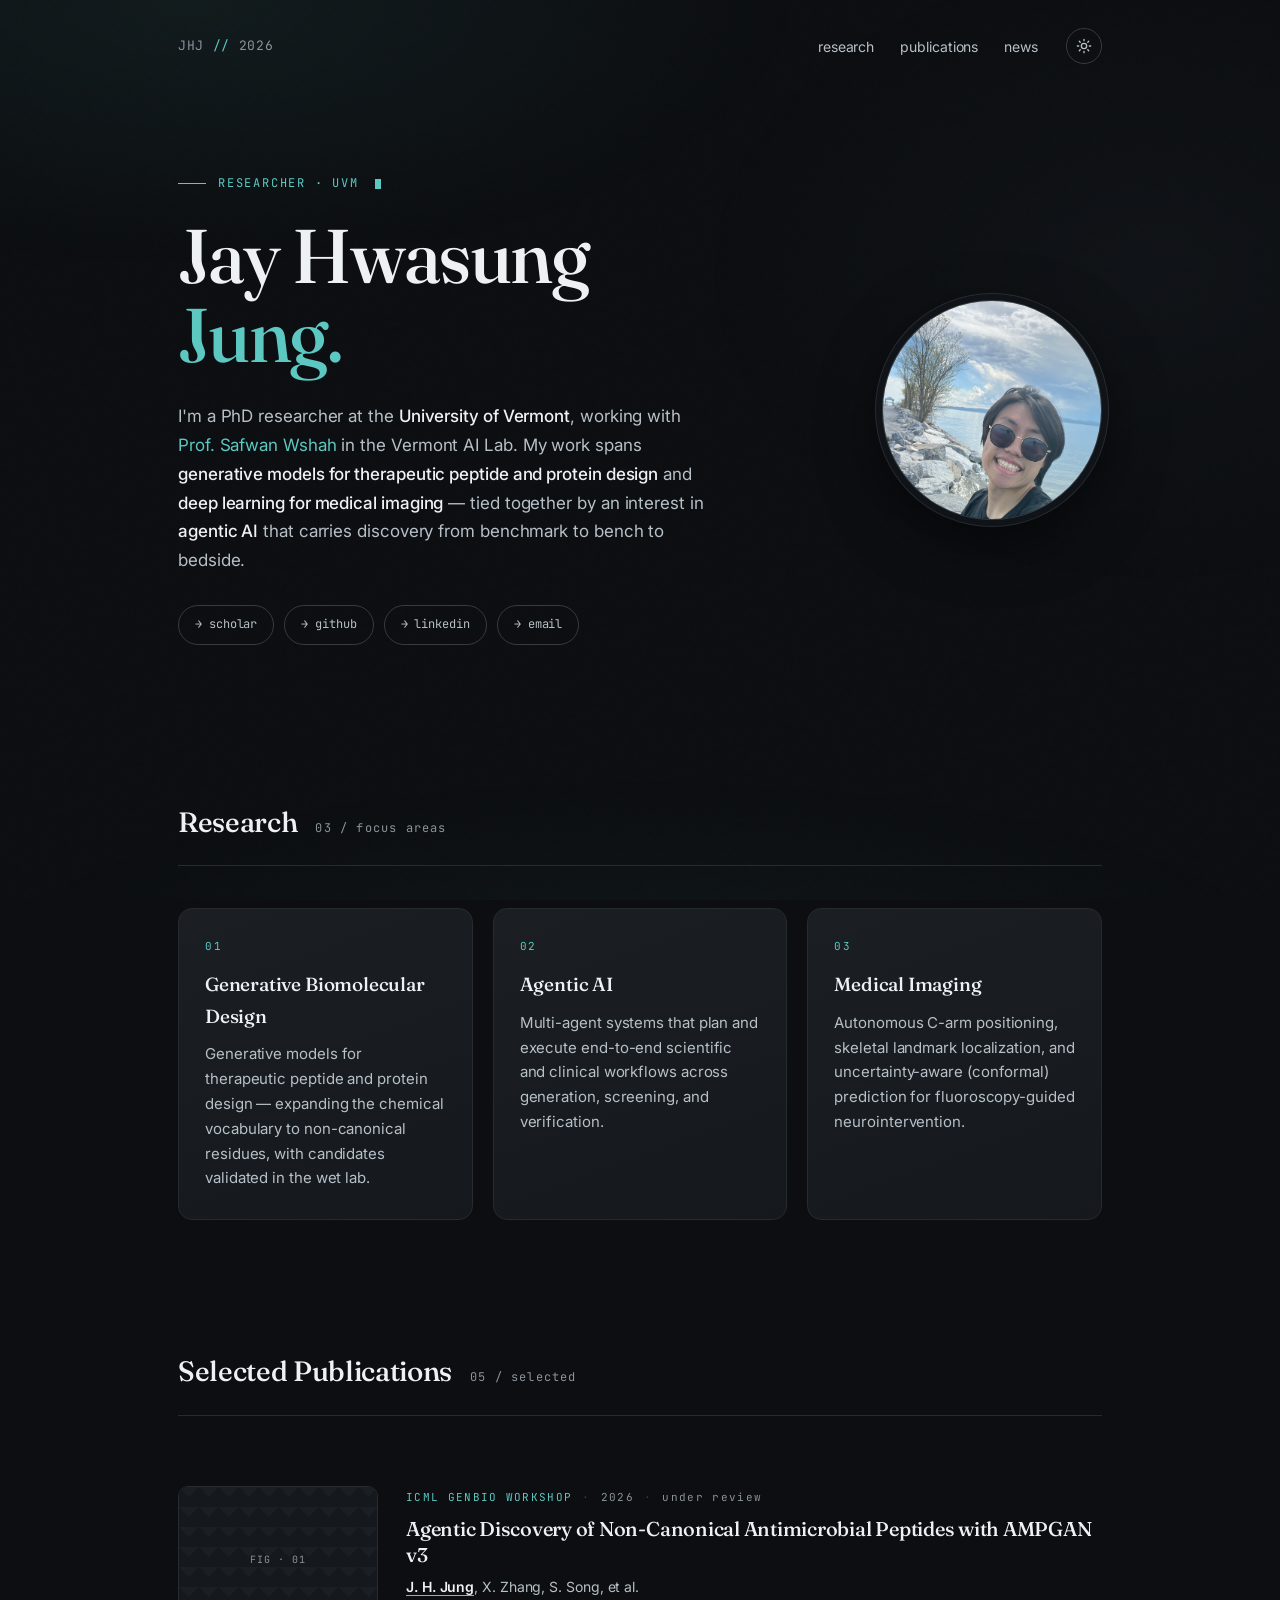
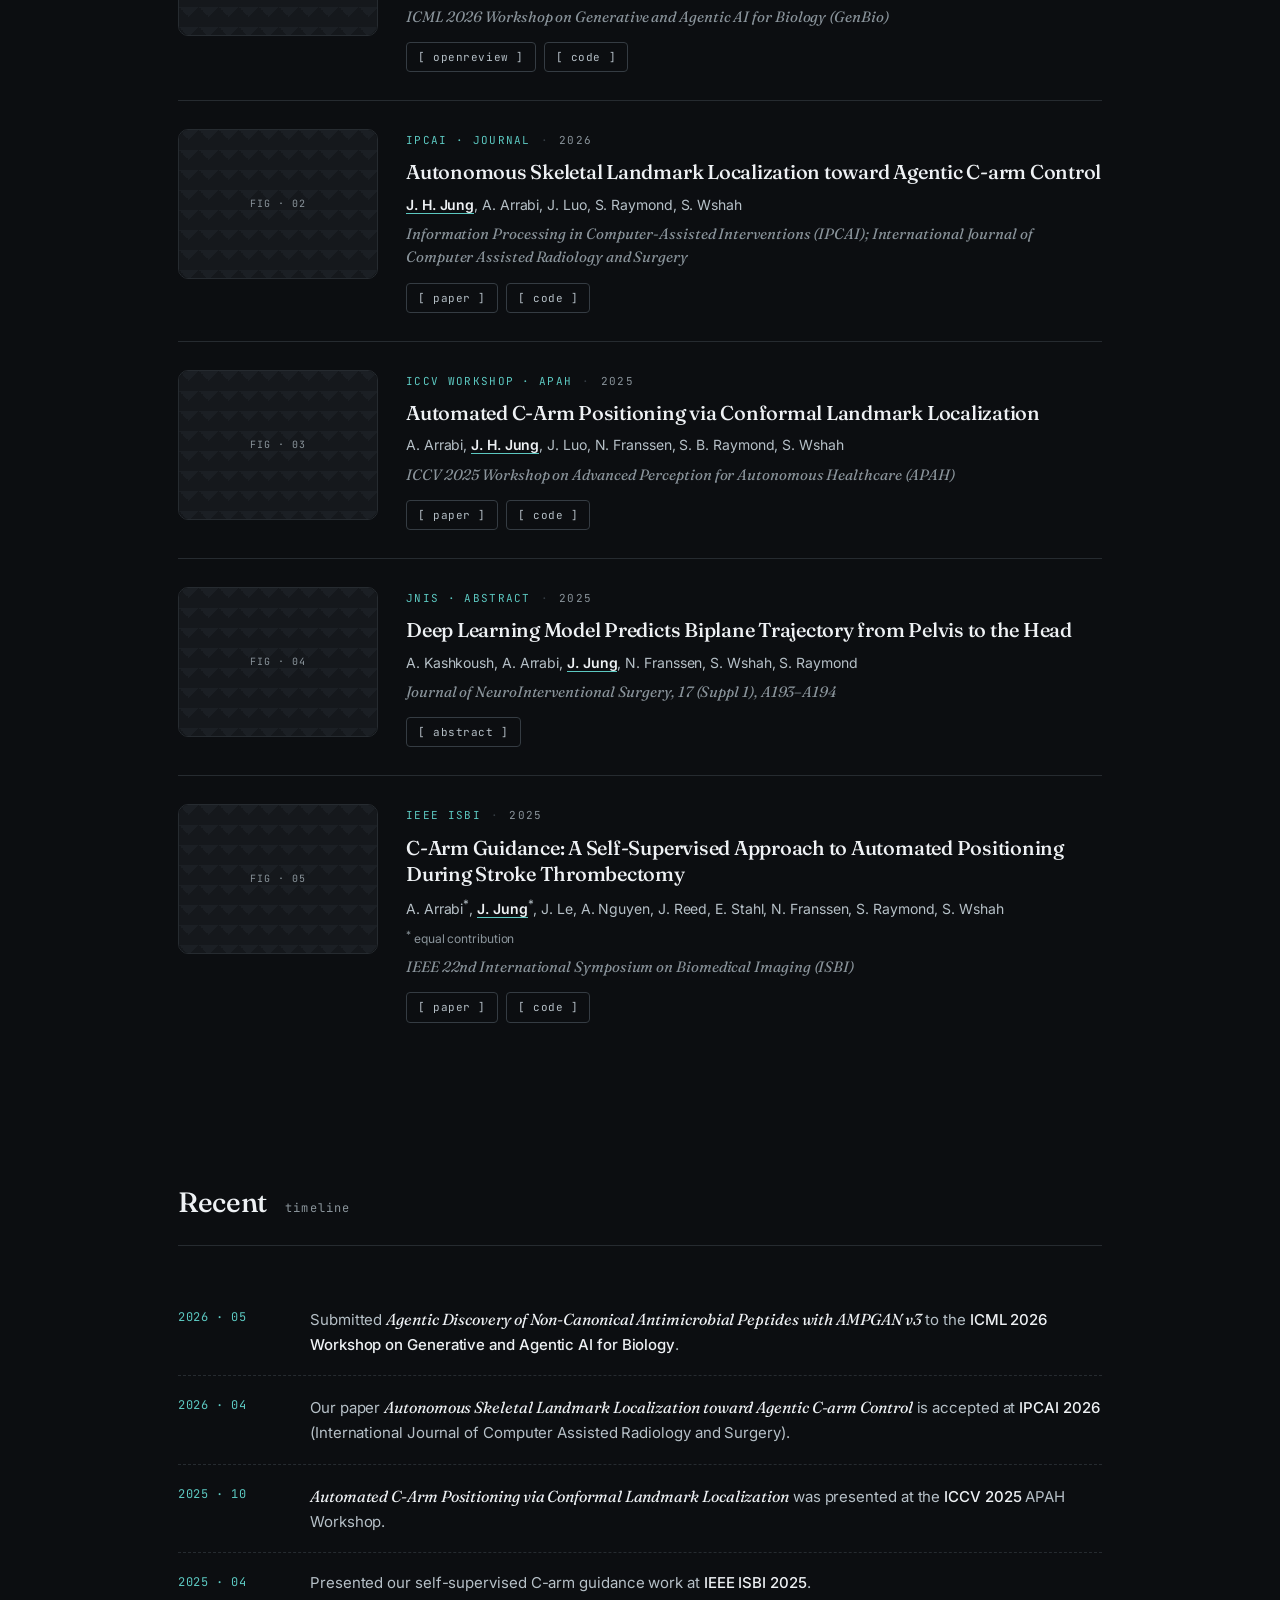
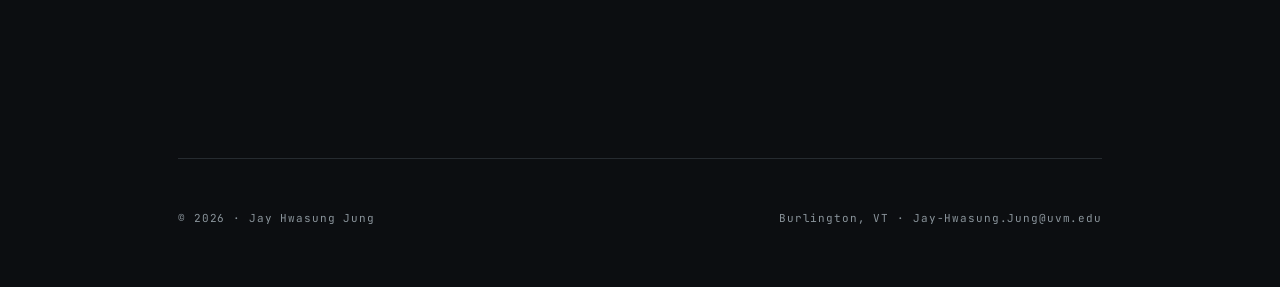
<file: index.html>
<!DOCTYPE html>
<html lang="en" data-theme="dark">
<head>
<meta charset="UTF-8" />
<meta name="viewport" content="width=device-width, initial-scale=1.0" />
<title>Jay Hwasung Jung</title>
<meta name="description" content="Jay Hwasung Jung — PhD researcher at the University of Vermont. Generative and agentic AI for therapeutic peptide design and medical imaging." />

<link rel="preconnect" href="https://fonts.googleapis.com">
<link rel="preconnect" href="https://fonts.gstatic.com" crossorigin>
<link href="https://fonts.googleapis.com/css2?family=Fraunces:ital,opsz,wght@0,9..144,400;0,9..144,500;0,9..144,600;1,9..144,400;1,9..144,500&family=Inter:wght@300;400;500;600&family=JetBrains+Mono:wght@400;500&display=swap" rel="stylesheet">

<style>
  /* ===== THEMES ===== */
  [data-theme="dark"] {
    --bg: #0c0e11;
    --bg-2: #101418;
    --surface: #15181c;
    --surface-2: #1b1f24;
    --line: #262b30;
    --line-2: #353c43;
    --text: #eef1f4;
    --text-soft: #b6c0c7;
    --text-muted: #8a949b;
    --accent: #5cc8c1;
    --accent-glow: rgba(92, 200, 193, 0.16);
    --grain-opacity: 0.05;
    --gradient-1: rgba(92, 200, 193, 0.07);
    --gradient-2: rgba(120, 150, 170, 0.04);
    --gradient-3: rgba(92, 200, 193, 0.05);
    --shadow: rgba(0, 0, 0, 0.6);
  }

  [data-theme="light"] {
    --bg: #f3f6f6;
    --bg-2: #e9eef0;
    --surface: #f9fbfb;
    --surface-2: #e6edee;
    --line: #d9e1e2;
    --line-2: #bcc8ca;
    --text: #14191c;
    --text-soft: #3c454a;
    --text-muted: #5d686d;
    --accent: #137f78;
    --accent-glow: rgba(19, 127, 120, 0.12);
    --grain-opacity: 0.025;
    --gradient-1: rgba(19, 127, 120, 0.06);
    --gradient-2: rgba(70, 110, 120, 0.03);
    --gradient-3: rgba(19, 127, 120, 0.04);
    --shadow: rgba(20, 40, 45, 0.08);
  }

  :root {
    --radius: 14px;
    --maxw: 980px;
  }

  * { box-sizing: border-box; margin: 0; padding: 0; }

  html { scroll-behavior: smooth; }

  body {
    font-family: 'Inter', -apple-system, BlinkMacSystemFont, sans-serif;
    background: var(--bg);
    color: var(--text);
    font-weight: 400;
    font-size: 16px;
    line-height: 1.65;
    letter-spacing: -0.005em;
    -webkit-font-smoothing: antialiased;
    -moz-osx-font-smoothing: grayscale;
    text-rendering: optimizeLegibility;
    overflow-x: hidden;
    min-height: 100vh;
    position: relative;
    transition: background 0.4s ease, color 0.4s ease;
  }

  body::before {
    content: '';
    position: fixed;
    inset: 0;
    background:
      radial-gradient(ellipse 80% 50% at 15% 0%, var(--gradient-1), transparent 60%),
      radial-gradient(ellipse 60% 60% at 90% 30%, var(--gradient-2), transparent 60%),
      radial-gradient(ellipse 90% 40% at 50% 110%, var(--gradient-3), transparent 60%);
    pointer-events: none;
    z-index: 0;
    transition: opacity 0.4s ease;
  }

  body::after {
    content: '';
    position: fixed;
    inset: 0;
    background-image: url("data:image/svg+xml,%3Csvg viewBox='0 0 200 200' xmlns='http://www.w3.org/2000/svg'%3E%3Cfilter id='n'%3E%3CfeTurbulence type='fractalNoise' baseFrequency='0.9' numOctaves='3' stitchTiles='stitch'/%3E%3C/filter%3E%3Crect width='100%25' height='100%25' filter='url(%23n)' opacity='0.4'/%3E%3C/svg%3E");
    opacity: var(--grain-opacity);
    pointer-events: none;
    z-index: 1;
    mix-blend-mode: overlay;
  }

  .container {
    max-width: var(--maxw);
    margin: 0 auto;
    padding: 0 28px;
    position: relative;
    z-index: 2;
  }

  /* ===== NAV ===== */
  nav {
    padding: 28px 0 0;
    display: flex;
    justify-content: space-between;
    align-items: center;
    animation: fadeDown 0.8s ease-out;
  }
  .logo {
    font-family: 'JetBrains Mono', monospace;
    font-size: 13px;
    color: var(--text-muted);
    letter-spacing: 0.05em;
  }
  .logo span { color: var(--accent); }

  .nav-right {
    display: flex;
    align-items: center;
    gap: 28px;
  }

  nav ul {
    list-style: none;
    display: flex;
    gap: 26px;
  }
  nav a {
    color: var(--text-soft);
    text-decoration: none;
    font-size: 14px;
    font-weight: 400;
    transition: color 0.2s;
  }
  nav a:hover { color: var(--accent); }

  /* Theme toggle */
  .theme-toggle {
    background: transparent;
    border: 1px solid var(--line-2);
    border-radius: 999px;
    width: 36px;
    height: 36px;
    cursor: pointer;
    display: flex;
    align-items: center;
    justify-content: center;
    color: var(--text-soft);
    transition: all 0.25s ease;
    padding: 0;
  }
  .theme-toggle:hover {
    border-color: var(--accent);
    color: var(--accent);
    transform: rotate(20deg);
  }
  .theme-toggle svg {
    width: 16px;
    height: 16px;
    transition: transform 0.4s ease;
  }
  [data-theme="dark"] .icon-sun { display: block; }
  [data-theme="dark"] .icon-moon { display: none; }
  [data-theme="light"] .icon-sun { display: none; }
  [data-theme="light"] .icon-moon { display: block; }

  /* ===== HERO ===== */
  header.hero {
    padding: 110px 0 90px;
    display: grid;
    grid-template-columns: 1fr 220px;
    gap: 60px;
    align-items: center;
    animation: fadeUp 0.9s ease-out 0.1s both;
  }

  .eyebrow {
    font-family: 'JetBrains Mono', monospace;
    font-size: 12px;
    color: var(--accent);
    letter-spacing: 0.15em;
    text-transform: uppercase;
    margin-bottom: 22px;
    display: flex;
    align-items: center;
    gap: 12px;
  }
  .eyebrow::before {
    content: '';
    width: 28px;
    height: 1px;
    background: var(--accent);
  }

  h1 {
    font-family: 'Fraunces', Georgia, serif;
    font-weight: 500;
    font-size: clamp(46px, 6.5vw, 76px);
    line-height: 1.04;
    letter-spacing: -0.02em;
    margin-bottom: 28px;
  }
  h1 .accent { color: var(--accent); }

  .hero-bio {
    font-size: 17px;
    color: var(--text-soft);
    max-width: 540px;
    line-height: 1.7;
    font-weight: 400;
  }
  .hero-bio strong {
    color: var(--text);
    font-weight: 500;
  }
  .hero-bio a {
    color: var(--accent);
    text-decoration: none;
    border-bottom: 1px solid transparent;
    transition: border-color 0.2s;
  }
  .hero-bio a:hover { border-bottom-color: var(--accent); }

  .hero-links {
    margin-top: 30px;
    display: flex;
    gap: 10px;
    flex-wrap: wrap;
  }
  .pill {
    font-family: 'JetBrains Mono', monospace;
    font-size: 12px;
    padding: 9px 16px;
    border: 1px solid var(--line-2);
    border-radius: 999px;
    color: var(--text-soft);
    text-decoration: none;
    transition: all 0.25s;
    background: transparent;
  }
  .pill:hover {
    border-color: var(--accent);
    color: var(--accent);
    background: var(--accent-glow);
    transform: translateY(-1px);
  }

  /* Avatar */
  .avatar {
    width: 220px;
    height: 220px;
    border-radius: 50%;
    overflow: hidden;
    position: relative;
    border: 1px solid var(--line-2);
    background: var(--surface);
    box-shadow:
      0 0 0 6px var(--bg-2),
      0 0 0 7px var(--line),
      0 20px 60px var(--shadow);
    transition: box-shadow 0.4s ease;
  }
  .avatar::after {
    content: '';
    position: absolute;
    inset: 0;
    background: linear-gradient(135deg, transparent 40%, var(--accent-glow) 100%);
    pointer-events: none;
  }
  .avatar img {
    width: 100%;
    height: 100%;
    object-fit: cover;
    display: block;
  }
  .avatar-placeholder {
    width: 100%; height: 100%;
    display: flex; align-items: center; justify-content: center;
    font-family: 'Fraunces', Georgia, serif;
    font-weight: 400;
    font-size: 92px;
    color: var(--accent);
    background: linear-gradient(160deg, var(--surface-2), var(--surface));
  }

  /* ===== SECTIONS ===== */
  section { padding: 64px 0; position: relative; }

  .section-head {
    display: flex;
    align-items: baseline;
    gap: 18px;
    margin-bottom: 42px;
    padding-bottom: 20px;
    border-bottom: 1px solid var(--line);
  }
  .section-head h2 {
    font-family: 'Fraunces', Georgia, serif;
    font-weight: 500;
    font-size: 28px;
    letter-spacing: -0.012em;
    color: var(--text);
  }
  .section-head .count {
    font-family: 'JetBrains Mono', monospace;
    font-size: 12px;
    color: var(--text-muted);
    letter-spacing: 0.1em;
  }

  /* ===== RESEARCH ===== */
  .research-grid {
    display: grid;
    grid-template-columns: 1fr 1fr 1fr;
    gap: 20px;
  }
  .research-card {
    padding: 28px 26px;
    background: linear-gradient(160deg, var(--surface-2), var(--surface));
    border: 1px solid var(--line);
    border-radius: var(--radius);
    transition: all 0.3s;
    position: relative;
    overflow: hidden;
  }
  .research-card::before {
    content: '';
    position: absolute;
    top: 0; left: 0;
    width: 100%; height: 2px;
    background: var(--accent);
    transform: scaleX(0);
    transform-origin: left;
    transition: transform 0.4s ease;
  }
  .research-card:hover {
    border-color: var(--line-2);
    transform: translateY(-2px);
  }
  .research-card:hover::before { transform: scaleX(1); }

  .research-card .num {
    font-family: 'JetBrains Mono', monospace;
    font-size: 11px;
    color: var(--accent);
    letter-spacing: 0.15em;
    margin-bottom: 14px;
  }
  .research-card h3 {
    font-family: 'Fraunces', Georgia, serif;
    font-weight: 500;
    font-size: 19px;
    letter-spacing: -0.01em;
    margin-bottom: 10px;
    color: var(--text);
  }
  .research-card p {
    font-size: 15px;
    color: var(--text-soft);
    line-height: 1.66;
  }

  /* ===== PUBLICATIONS ===== */
  .pub {
    display: grid;
    grid-template-columns: 200px 1fr;
    gap: 28px;
    padding: 28px 0;
    border-bottom: 1px solid var(--line);
    transition: background 0.3s;
    align-items: start;
  }
  .pub:last-child { border-bottom: none; }
  .pub:hover { background: var(--accent-glow); }

  .pub-fig {
    width: 200px;
    aspect-ratio: 4 / 3;
    border-radius: 10px;
    overflow: hidden;
    background: var(--surface);
    border: 1px solid var(--line);
    position: relative;
    display: flex;
    align-items: center;
    justify-content: center;
  }
  .pub-fig img {
    width: 100%; height: 100%;
    object-fit: cover;
    display: block;
  }
  .pub-fig-placeholder {
    width: 100%; height: 100%;
    display: flex;
    align-items: center;
    justify-content: center;
    color: var(--text-muted);
    font-family: 'JetBrains Mono', monospace;
    font-size: 10px;
    letter-spacing: 0.1em;
    background:
      linear-gradient(135deg, var(--surface-2) 25%, transparent 25%) -10px 0,
      linear-gradient(225deg, var(--surface-2) 25%, transparent 25%) -10px 0,
      var(--surface);
    background-size: 20px 20px;
  }

  .pub-body { padding-top: 2px; }
  .pub-meta {
    font-family: 'JetBrains Mono', monospace;
    font-size: 11px;
    color: var(--accent);
    letter-spacing: 0.12em;
    margin-bottom: 10px;
    display: flex;
    align-items: center;
    gap: 10px;
    flex-wrap: wrap;
  }
  .pub-meta .year { color: var(--text-muted); }
  .pub-meta .dot { color: var(--line-2); }

  .pub h3 {
    font-family: 'Fraunces', Georgia, serif;
    font-weight: 500;
    font-size: 20px;
    line-height: 1.32;
    letter-spacing: -0.012em;
    margin-bottom: 8px;
    color: var(--text);
  }
  .pub-authors {
    font-size: 14px;
    color: var(--text-soft);
    margin-bottom: 6px;
    line-height: 1.6;
  }
  .pub-authors .me {
    color: var(--text);
    font-weight: 600;
    border-bottom: 1px solid var(--accent);
  }
  .pub-note {
    font-size: 12px;
    color: var(--text-muted);
    margin-bottom: 6px;
  }
  .pub-venue {
    font-family: 'Fraunces', Georgia, serif;
    font-style: italic;
    font-weight: 400;
    font-size: 15px;
    color: var(--text-muted);
    line-height: 1.55;
  }
  .pub-actions {
    margin-top: 14px;
    display: flex;
    gap: 8px;
    flex-wrap: wrap;
  }
  .pub-actions a {
    font-family: 'JetBrains Mono', monospace;
    font-size: 11px;
    padding: 5px 11px;
    border: 1px solid var(--line-2);
    border-radius: 4px;
    color: var(--text-soft);
    text-decoration: none;
    letter-spacing: 0.05em;
    transition: all 0.2s;
  }
  .pub-actions a:hover {
    border-color: var(--accent);
    color: var(--accent);
  }

  /* ===== NEWS ===== */
  .news-item {
    display: grid;
    grid-template-columns: 110px 1fr;
    gap: 22px;
    padding: 18px 0;
    border-bottom: 1px dashed var(--line);
  }
  .news-item:last-child { border-bottom: none; }
  .news-date {
    font-family: 'JetBrains Mono', monospace;
    font-size: 12px;
    color: var(--accent);
    padding-top: 2px;
    letter-spacing: 0.05em;
  }
  .news-body {
    font-size: 15px;
    color: var(--text-soft);
    line-height: 1.65;
  }
  .news-body strong { color: var(--text); font-weight: 500; }
  .news-body em {
    font-family: 'Fraunces', Georgia, serif;
    font-style: italic;
    color: var(--text);
    font-size: 16px;
  }
  .news-body a { color: var(--text); border-bottom: 1px solid var(--line-2); text-decoration: none; }
  .news-body a:hover { border-bottom-color: var(--accent); color: var(--accent); }

  /* ===== FOOTER ===== */
  footer {
    margin-top: 80px;
    padding: 50px 0 60px;
    border-top: 1px solid var(--line);
    display: flex;
    justify-content: space-between;
    align-items: center;
    flex-wrap: wrap;
    gap: 16px;
  }
  footer p, footer a {
    font-family: 'JetBrains Mono', monospace;
    font-size: 11px;
    color: var(--text-muted);
    letter-spacing: 0.08em;
    text-decoration: none;
  }
  footer a:hover { color: var(--accent); }

  /* ===== ANIMATIONS ===== */
  @keyframes fadeUp {
    from { opacity: 0; transform: translateY(20px); }
    to   { opacity: 1; transform: translateY(0); }
  }
  @keyframes fadeDown {
    from { opacity: 0; transform: translateY(-12px); }
    to   { opacity: 1; transform: translateY(0); }
  }
  .reveal {
    opacity: 0;
    transform: translateY(20px);
    transition: opacity 0.8s ease, transform 0.8s ease;
  }
  .reveal.in {
    opacity: 1;
    transform: translateY(0);
  }

  .cursor {
    display: inline-block;
    width: 0.5em;
    height: 0.9em;
    background: var(--accent);
    margin-left: 4px;
    vertical-align: middle;
    animation: blink 1.1s steps(2) infinite;
  }
  @keyframes blink { 50% { opacity: 0; } }

  /* ===== RESPONSIVE ===== */
  @media (max-width: 780px) {
    header.hero {
      grid-template-columns: 1fr;
      padding: 70px 0 50px;
      gap: 36px;
    }
    .avatar {
      width: 130px;
      height: 130px;
      order: -1;
    }
    .avatar-placeholder { font-size: 56px; }
    .nav-right { gap: 14px; }
    nav ul { gap: 16px; }
    .research-grid { grid-template-columns: 1fr; }
    .pub {
      grid-template-columns: 1fr;
      gap: 14px;
    }
    .pub-fig {
      width: 100%;
      max-width: 320px;
    }
    .news-item { grid-template-columns: 1fr; gap: 4px; }
  }
  /* ===== ACCESSIBILITY ===== */
  a:focus-visible,
  button:focus-visible {
    outline: 2px solid var(--accent);
    outline-offset: 3px;
    border-radius: 3px;
  }

  @media (prefers-reduced-motion: reduce) {
    *, *::before, *::after {
      animation-duration: 0.001ms !important;
      animation-iteration-count: 1 !important;
      transition-duration: 0.001ms !important;
      scroll-behavior: auto !important;
    }
    .reveal { opacity: 1; transform: none; }
  }
</style>
</head>
<body>
  <div class="container">

    <!-- NAV -->
    <nav>
      <div class="logo">JHJ <span>//</span> 2026</div>
      <div class="nav-right">
        <ul>
          <li><a href="#research">research</a></li>
          <li><a href="#publications">publications</a></li>
          <li><a href="#news">news</a></li>
        </ul>
        <button class="theme-toggle" id="themeToggle" aria-label="Toggle theme">
          <svg class="icon-sun" viewBox="0 0 24 24" fill="none" stroke="currentColor" stroke-width="2" stroke-linecap="round" stroke-linejoin="round">
            <circle cx="12" cy="12" r="4"></circle>
            <path d="M12 2v2M12 20v2M4.93 4.93l1.41 1.41M17.66 17.66l1.41 1.41M2 12h2M20 12h2M4.93 19.07l1.41-1.41M17.66 6.34l1.41-1.41"></path>
          </svg>
          <svg class="icon-moon" viewBox="0 0 24 24" fill="none" stroke="currentColor" stroke-width="2" stroke-linecap="round" stroke-linejoin="round">
            <path d="M21 12.79A9 9 0 1 1 11.21 3 7 7 0 0 0 21 12.79z"></path>
          </svg>
        </button>
      </div>
    </nav>

    <!-- HERO -->
    <header class="hero">
      <div>
        <div class="eyebrow">researcher · uvm<span class="cursor"></span></div>
        <h1>Jay Hwasung<br><span class="accent">Jung.</span></h1>
        <p class="hero-bio">
          I'm a PhD researcher at the <strong>University of Vermont</strong>, working with <a href="https://www.uvm.edu/cems/cs/profile/safwan-wshah" target="_blank" rel="noopener">Prof. Safwan Wshah</a> in the Vermont AI Lab.
          My work spans <strong>generative models for therapeutic peptide and protein design</strong> and <strong>deep learning for medical imaging</strong> — tied together by an interest in <strong>agentic AI</strong> that carries discovery from benchmark to bench to bedside.
        </p>
        <div class="hero-links">
          <a class="pill" href="https://scholar.google.com/citations?user=yUQojDwAAAAJ&hl=en" target="_blank" rel="noopener">→ scholar</a>
          <a class="pill" href="https://github.com/marszzibros" target="_blank" rel="noopener">→ github</a>
          <a class="pill" href="https://www.linkedin.com/in/jay-hwasung-jung-aa4222209/" target="_blank" rel="noopener">→ linkedin</a>
          <a class="pill" href="mailto:Jay-Hwasung.Jung@uvm.edu">→ email</a>
        </div>
      </div>
      <div class="avatar">
        <img src="profile.JPG" alt="Jay Hwasung Jung" />
        <div class="avatar-placeholder">J</div>
      </div>
    </header>

    <!-- RESEARCH -->
    <section id="research">
      <div class="section-head">
        <h2>Research</h2>
        <span class="count">03 / focus areas</span>
      </div>
      <div class="research-grid">
        <div class="research-card reveal">
          <div class="num">01</div>
          <h3>Generative Biomolecular Design</h3>
          <p>Generative models for therapeutic peptide and protein design — expanding the chemical vocabulary to non-canonical residues, with candidates validated in the wet lab.</p>
        </div>
        <div class="research-card reveal">
          <div class="num">02</div>
          <h3>Agentic AI</h3>
          <p>Multi-agent systems that plan and execute end-to-end scientific and clinical workflows across generation, screening, and verification.</p>
        </div>
        <div class="research-card reveal">
          <div class="num">03</div>
          <h3>Medical Imaging</h3>
          <p>Autonomous C-arm positioning, skeletal landmark localization, and uncertainty-aware (conformal) prediction for fluoroscopy-guided neurointervention.</p>
        </div>
      </div>
    </section>

    <!-- PUBLICATIONS -->
    <section id="publications">
      <div class="section-head">
        <h2>Selected Publications</h2>
        <span class="count">05 / selected</span>
      </div>

      <article class="pub reveal">
        <div class="pub-fig">
          <!-- <img src="figs/ampgan.png" alt="AMPGAN v3 architecture"> -->
          <div class="pub-fig-placeholder">FIG · 01</div>
        </div>
        <div class="pub-body">
          <div class="pub-meta">
            <span>ICML GENBIO WORKSHOP</span><span class="dot">·</span><span class="year">2026</span><span class="dot">·</span><span class="year">under review</span>
          </div>
          <h3>Agentic Discovery of Non-Canonical Antimicrobial Peptides with AMPGAN v3</h3>
          <p class="pub-authors">
            <span class="me">J. H. Jung</span>, X. Zhang, S. Song, et al.
          </p>
          <p class="pub-venue">ICML 2026 Workshop on Generative and Agentic AI for Biology (GenBio)</p>
          <div class="pub-actions">
            <a href="https://openreview.net/forum?id=kQu5dbf9NN" target="_blank" rel="noopener">[ openreview ]</a>
            <a href="https://github.com/marszzibros/AMPGANv3" target="_blank" rel="noopener">[ code ]</a>
          </div>
        </div>
      </article>

      <article class="pub reveal">
        <div class="pub-fig">
          <!-- <img src="figs/skeletal.png" alt="Skeletal landmark localization figure"> -->
          <div class="pub-fig-placeholder">FIG · 02</div>
        </div>
        <div class="pub-body">
          <div class="pub-meta">
            <span>IPCAI · JOURNAL</span><span class="dot">·</span><span class="year">2026</span>
          </div>
          <h3>Autonomous Skeletal Landmark Localization toward Agentic C-arm Control</h3>
          <p class="pub-authors">
            <span class="me">J. H. Jung</span>, A. Arrabi, J. Luo, S. Raymond, S. Wshah
          </p>
          <p class="pub-venue">Information Processing in Computer-Assisted Interventions (IPCAI); International Journal of Computer Assisted Radiology and Surgery</p>
          <div class="pub-actions">
            <a href="https://link.springer.com/article/10.1007/s11548-026-03632-0" target="_blank" rel="noopener">[ paper ]</a>
            <a href="https://github.com/marszzibros/C-arm-localization-LLMs" target="_blank" rel="noopener">[ code ]</a>
          </div>
        </div>
      </article>

      <article class="pub reveal">
        <div class="pub-fig">
          <!-- <img src="figs/conformal.png" alt="Conformal landmark localization"> -->
          <div class="pub-fig-placeholder">FIG · 03</div>
        </div>
        <div class="pub-body">
          <div class="pub-meta">
            <span>ICCV WORKSHOP · APAH</span><span class="dot">·</span><span class="year">2025</span>
          </div>
          <h3>Automated C-Arm Positioning via Conformal Landmark Localization</h3>
          <p class="pub-authors">
            A. Arrabi, <span class="me">J. H. Jung</span>, J. Luo, N. Franssen, S. B. Raymond, S. Wshah
          </p>
          <p class="pub-venue">ICCV 2025 Workshop on Advanced Perception for Autonomous Healthcare (APAH)</p>
          <div class="pub-actions">
            <a href="https://openaccess.thecvf.com/content/ICCV2025W/APAH/html/Arrabi_Automated_C-Arm_Positioning_via_Conformal_Landmark_Localization_ICCVW_2025_paper.html" target="_blank" rel="noopener">[ paper ]</a>
            <a href="https://github.com/AhmadArrabi/C_arm_guidance_APAH" target="_blank" rel="noopener">[ code ]</a>
          </div>
        </div>
      </article>

      <article class="pub reveal">
        <div class="pub-fig">
          <!-- <img src="figs/biplane.png" alt="Biplane trajectory"> -->
          <div class="pub-fig-placeholder">FIG · 04</div>
        </div>
        <div class="pub-body">
          <div class="pub-meta">
            <span>JNIS · ABSTRACT</span><span class="dot">·</span><span class="year">2025</span>
          </div>
          <h3>Deep Learning Model Predicts Biplane Trajectory from Pelvis to the Head</h3>
          <p class="pub-authors">
            A. Kashkoush, A. Arrabi, <span class="me">J. Jung</span>, N. Franssen, S. Wshah, S. Raymond
          </p>
          <p class="pub-venue">Journal of NeuroInterventional Surgery, 17 (Suppl 1), A193–A194</p>
          <div class="pub-actions">
            <a href="https://jnis.bmj.com/content/17/Suppl_1/A193.2.abstract" target="_blank" rel="noopener">[ abstract ]</a>
          </div>
        </div>
      </article>

      <article class="pub reveal">
        <div class="pub-fig">
          <!-- <img src="figs/isbi.png" alt="C-arm self-supervised"> -->
          <div class="pub-fig-placeholder">FIG · 05</div>
        </div>
        <div class="pub-body">
          <div class="pub-meta">
            <span>IEEE ISBI</span><span class="dot">·</span><span class="year">2025</span>
          </div>
          <h3>C-Arm Guidance: A Self-Supervised Approach to Automated Positioning During Stroke Thrombectomy</h3>
          <p class="pub-authors">
            A. Arrabi<sup>*</sup>, <span class="me">J. Jung</span><sup>*</sup>, J. Le, A. Nguyen, J. Reed, E. Stahl, N. Franssen, S. Raymond, S. Wshah
          </p>
          <p class="pub-note"><sup>*</sup> equal contribution</p>
          <p class="pub-venue">IEEE 22nd International Symposium on Biomedical Imaging (ISBI)</p>
          <div class="pub-actions">
            <a href="https://ieeexplore.ieee.org/abstract/document/10980945" target="_blank" rel="noopener">[ paper ]</a>
            <a href="https://github.com/AhmadArrabi/C_arm_guidance.git" target="_blank" rel="noopener">[ code ]</a>
          </div>
        </div>
      </article>
    </section>

    <!-- NEWS -->
    <section id="news">
      <div class="section-head">
        <h2>Recent</h2>
        <span class="count">timeline</span>
      </div>

      <div class="news-item reveal">
        <div class="news-date">2026 · 05</div>
        <div class="news-body">
          Submitted <em>Agentic Discovery of Non-Canonical Antimicrobial Peptides with AMPGAN v3</em> to the <strong>ICML 2026 Workshop on Generative and Agentic AI for Biology</strong>.
        </div>
      </div>
      <div class="news-item reveal">
        <div class="news-date">2026 · 04</div>
        <div class="news-body">
          Our paper <em>Autonomous Skeletal Landmark Localization toward Agentic C-arm Control</em> is accepted at <strong>IPCAI 2026</strong> (International Journal of Computer Assisted Radiology and Surgery).
        </div>
      </div>
      <div class="news-item reveal">
        <div class="news-date">2025 · 10</div>
        <div class="news-body">
          <em>Automated C-Arm Positioning via Conformal Landmark Localization</em> was presented at the <strong>ICCV 2025</strong> APAH Workshop.
        </div>
      </div>
      <div class="news-item reveal">
        <div class="news-date">2025 · 04</div>
        <div class="news-body">
          Presented our self-supervised C-arm guidance work at <strong>IEEE ISBI 2025</strong>.
        </div>
      </div>
    </section>

    <!-- FOOTER -->
    <footer>
      <p>© 2026 · Jay Hwasung Jung</p>
      <p>Burlington, VT · <a href="mailto:Jay-Hwasung.Jung@uvm.edu">Jay-Hwasung.Jung@uvm.edu</a></p>
    </footer>

  </div>

  <script>
    // Theme toggle with localStorage persistence
    (function () {
      const root = document.documentElement;
      const btn  = document.getElementById('themeToggle');

      let saved = 'dark';
      try { saved = localStorage.getItem('theme') || 'dark'; } catch (e) {}
      root.setAttribute('data-theme', saved);

      btn.addEventListener('click', () => {
        const cur = root.getAttribute('data-theme');
        const next = cur === 'dark' ? 'light' : 'dark';
        root.setAttribute('data-theme', next);
        try { localStorage.setItem('theme', next); } catch (e) {}
      });
    })();

    // Reveal-on-scroll
    const observer = new IntersectionObserver((entries) => {
      entries.forEach((entry, i) => {
        if (entry.isIntersecting) {
          setTimeout(() => entry.target.classList.add('in'), i * 60);
          observer.unobserve(entry.target);
        }
      });
    }, { threshold: 0.12, rootMargin: '0px 0px -40px 0px' });

    document.querySelectorAll('.reveal').forEach(el => observer.observe(el));
  </script>
</body>
</html>
</file>
